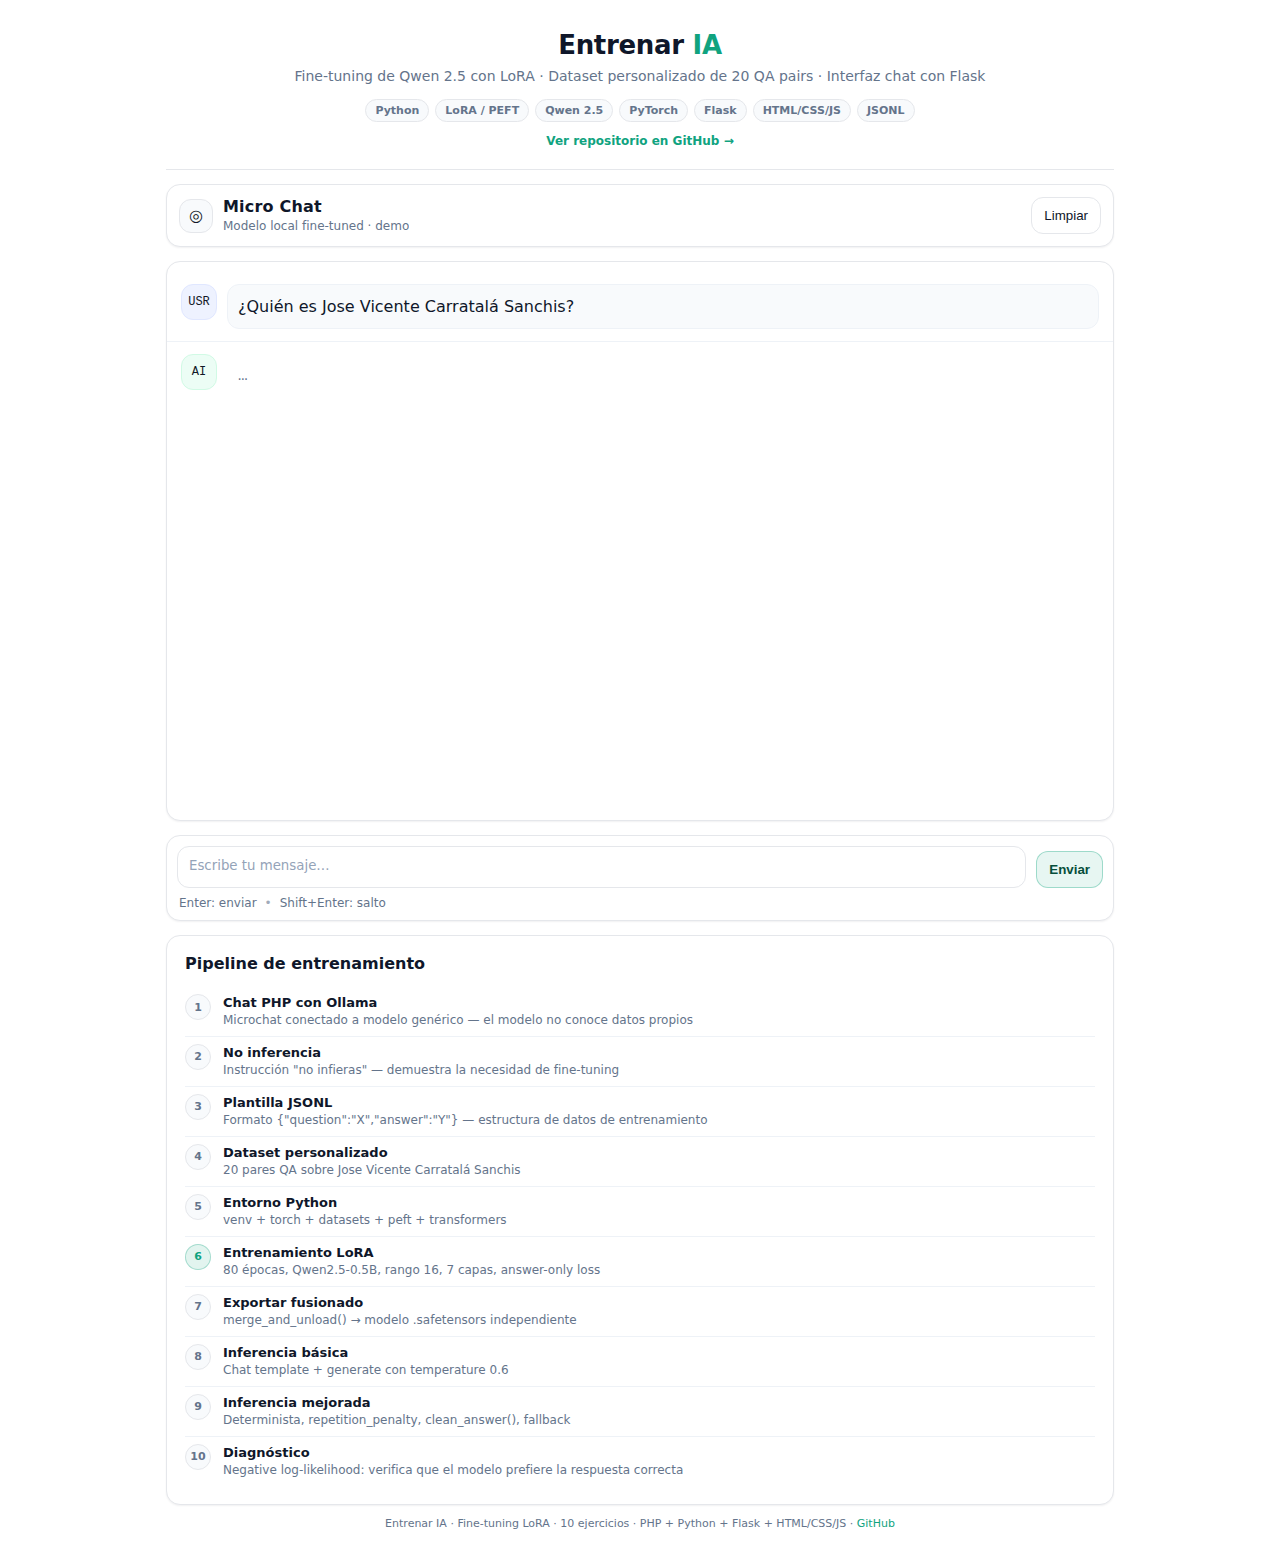
<file: docs/index.html>
<!doctype html>
<html lang="es">
<head>
  <meta charset="utf-8">
  <meta name="viewport" content="width=device-width,initial-scale=1">
  <meta name="description" content="Micro Chat: interfaz web conectada a un modelo de IA local entrenado con fine-tuning LoRA sobre Qwen 2.5. Demo estática del proyecto.">
  <title>Micro Chat — Entrenar IA (demo)</title>
  <style>
    :root{
      --bg:#ffffff;--panel:#ffffff;--text:#0f172a;--muted:#64748b;
      --border:#e5e7eb;--border2:#eef2f7;--shadow:0 1px 2px rgba(15,23,42,.06);
      --primary:#10a37f;--primaryHover:#0e8e6f;
      --bubbleUser:#f8fafc;--bubbleAI:#ffffff;
      --radius:14px;
      --sans:ui-sans-serif,system-ui,-apple-system,Segoe UI,Roboto,Helvetica,Arial;
      --mono:ui-monospace,SFMono-Regular,Menlo,Monaco,Consolas,"Liberation Mono",monospace;
    }
    *{box-sizing:border-box;}
    html,body{height:100%;}
    body{margin:0;background:var(--bg);color:var(--text);font-family:var(--sans);}

    .app{max-width:980px;margin:0 auto;padding:20px 16px 18px;}

    /* Hero intro */
    .hero{text-align:center;padding:10px 0 20px;border-bottom:1px solid var(--border);margin-bottom:14px;}
    .hero h1{font-size:26px;font-weight:800;margin:0 0 6px;letter-spacing:-.3px;}
    .hero h1 span{color:var(--primary);}
    .hero p{font-size:14px;color:var(--muted);line-height:1.5;margin:0 0 12px;}
    .badges{display:flex;gap:6px;justify-content:center;flex-wrap:wrap;margin-bottom:8px;}
    .heroBadge{font-size:11px;padding:4px 9px;border-radius:999px;border:1px solid var(--border);background:var(--bubbleUser);color:var(--muted);font-weight:600;}
    .linkRepo{font-size:12px;color:var(--primary);text-decoration:none;font-weight:600;}
    .linkRepo:hover{text-decoration:underline;}

    /* Topbar */
    .topbar{display:flex;align-items:center;justify-content:space-between;gap:12px;padding:12px;background:var(--panel);border:1px solid var(--border);border-radius:var(--radius);box-shadow:var(--shadow);}
    .brand{display:flex;align-items:center;gap:10px;min-width:0;}
    .mark{width:34px;height:34px;border-radius:12px;display:grid;place-items:center;border:1px solid var(--border);background:#f8fafc;color:#111827;font-family:var(--mono);}
    .brandText{min-width:0;}
    .title{font-weight:650;letter-spacing:.2px;line-height:1.1;}
    .subtitle{color:var(--muted);font-size:12px;margin-top:3px;white-space:nowrap;overflow:hidden;text-overflow:ellipsis;}
    .actions{display:flex;gap:8px;}

    /* Chat */
    .chat{margin-top:14px;height:calc(100vh - 340px);min-height:320px;overflow:auto;background:var(--panel);border:1px solid var(--border);border-radius:var(--radius);box-shadow:var(--shadow);padding:10px 0;}
    .hint{color:var(--muted);font-size:13px;padding:10px 14px 12px;border-bottom:1px solid var(--border2);}
    .msg{display:grid;grid-template-columns:36px 1fr;gap:10px;padding:12px 14px;border-bottom:1px solid var(--border2);}
    .msg:last-child{border-bottom:none;}
    .avatar{width:36px;height:36px;border-radius:12px;border:1px solid var(--border);background:#f8fafc;color:#111827;display:grid;place-items:center;font-family:var(--mono);font-size:12px;}
    .bubble{background:var(--bubbleAI);border:1px solid transparent;border-radius:12px;padding:10px;line-height:1.45;white-space:pre-wrap;color:var(--text);animation:fadeIn .4s ease-out;}
    .msg.user .bubble{background:var(--bubbleUser);border-color:var(--border2);}
    .msg.user .avatar{background:#eef2ff;border-color:#e0e7ff;}
    .msg.assistant .avatar{background:#ecfdf5;border-color:#d1fae5;}
    @keyframes fadeIn{from{opacity:0;transform:translateY(6px);}to{opacity:1;transform:translateY(0);}}

    /* Composer */
    .composer{margin-top:14px;background:var(--panel);border:1px solid var(--border);border-radius:var(--radius);box-shadow:var(--shadow);padding:10px;}
    .composerInner{display:flex;gap:10px;align-items:flex-end;}
    textarea{flex:1;resize:none;border:1px solid var(--border);border-radius:12px;background:#fff;color:var(--text);padding:10px 11px;outline:none;min-height:42px;max-height:180px;line-height:1.35;font-family:var(--sans);}
    textarea::placeholder{color:#94a3b8;}
    textarea:focus{border-color:rgba(16,163,127,.45);box-shadow:0 0 0 3px rgba(16,163,127,.12);}
    .btn{border:1px solid var(--border);border-radius:12px;padding:10px 12px;background:#fff;color:var(--text);cursor:pointer;user-select:none;transition:background .2s,border-color .2s,transform .15s;}
    .btn:active{transform:scale(.97);}
    .btn:hover{background:#f8fafc;}
    .btn.primary{border-color:rgba(16,163,127,.35);background:rgba(16,163,127,.10);color:#064e3b;font-weight:600;}
    .btn.primary:hover{background:rgba(16,163,127,.16);border-color:rgba(16,163,127,.50);}
    .btn.ghost{background:transparent;}
    .btn.ghost:hover{background:#f8fafc;}
    .composerMeta{margin-top:8px;color:var(--muted);font-size:12px;display:flex;align-items:center;gap:8px;padding:0 2px;}
    .metaDot{opacity:.6;}

    /* Typing */
    .typing{color:var(--muted);font-family:var(--mono);animation:blink 1.2s ease-in-out infinite;}
    @keyframes blink{0%,100%{opacity:1;}50%{opacity:.4;}}

    /* Pipeline timeline */
    .pipeline{margin-top:14px;background:var(--panel);border:1px solid var(--border);border-radius:var(--radius);box-shadow:var(--shadow);padding:18px;}
    .pipeline h2{margin:0 0 14px;font-size:16px;font-weight:700;}
    .step{display:flex;align-items:flex-start;gap:12px;padding:7px 0;border-bottom:1px solid var(--border2);font-size:13px;}
    .step:last-child{border-bottom:none;}
    .stepNum{width:26px;height:26px;border-radius:50%;background:var(--bubbleUser);display:flex;align-items:center;justify-content:center;font-weight:800;font-size:11px;color:var(--muted);flex:0 0 auto;border:1px solid var(--border);}
    .stepNum.active{background:rgba(16,163,127,.12);color:var(--primary);border-color:rgba(16,163,127,.3);}
    .stepTxt{flex:1;line-height:1.4;}
    .stepTxt strong{font-weight:700;}
    .stepTxt .desc{color:var(--muted);font-size:12px;}

    /* Dark mode */
    @media(prefers-color-scheme:dark){
      :root{--bg:#0f172a;--panel:#1e293b;--text:#e2e8f0;--muted:#94a3b8;--border:#334155;--border2:#1e293b;--shadow:0 1px 2px rgba(0,0,0,.3);--primary:#34d399;--primaryHover:#2dd4a8;--bubbleUser:#1e293b;--bubbleAI:#0f172a;}
      textarea{background:var(--panel);color:var(--text);border-color:var(--border);}
      textarea::placeholder{color:var(--muted);}
      .btn{background:var(--panel);color:var(--text);}
      .btn.primary{background:rgba(52,211,153,.12);color:#a7f3d0;border-color:rgba(52,211,153,.3);}
      .mark,.avatar{background:var(--panel);color:var(--text);border-color:var(--border);}
      .msg.user .avatar{background:#1e1b4b;border-color:#312e81;}
      .msg.assistant .avatar{background:#064e3b;border-color:#065f46;}
    }
    :focus-visible{outline:2px solid var(--primary);outline-offset:2px;}
    @media(max-width:560px){.msg{grid-template-columns:30px 1fr;padding:10px;}.avatar{width:30px;height:30px;border-radius:10px;font-size:11px;}.app{padding:14px 10px;}}

    footer{font-size:11px;color:var(--muted);text-align:center;padding:12px 0 6px;}
    footer a{color:var(--primary);text-decoration:none;}
    footer a:hover{text-decoration:underline;}
  </style>
</head>
<body>
  <div class="app">

    <!-- HERO -->
    <div class="hero">
      <h1>Entrenar <span>IA</span></h1>
      <p>Fine-tuning de Qwen 2.5 con LoRA · Dataset personalizado de 20 QA pairs · Interfaz chat con Flask</p>
      <div class="badges">
        <span class="heroBadge">Python</span>
        <span class="heroBadge">LoRA / PEFT</span>
        <span class="heroBadge">Qwen 2.5</span>
        <span class="heroBadge">PyTorch</span>
        <span class="heroBadge">Flask</span>
        <span class="heroBadge">HTML/CSS/JS</span>
        <span class="heroBadge">JSONL</span>
      </div>
      <a class="linkRepo" href="https://github.com/MutenRos/Programacion-005-Entrenar-IA" target="_blank" rel="noopener">Ver repositorio en GitHub →</a>
    </div>

    <!-- TOPBAR -->
    <header class="topbar">
      <div class="brand">
        <div class="mark" aria-hidden="true">◎</div>
        <div class="brandText">
          <div class="title">Micro Chat</div>
          <div class="subtitle">Modelo local fine-tuned · demo</div>
        </div>
      </div>
      <div class="actions">
        <button id="clearBtn" class="btn ghost" title="Limpiar chat">Limpiar</button>
      </div>
    </header>

    <!-- CHAT -->
    <main id="chat" class="chat" aria-live="polite">
      <div class="hint">
        Escribe una pregunta y pulsa <b>Enviar</b>. Las respuestas son simuladas a partir de los datos de entrenamiento.
      </div>
    </main>

    <!-- COMPOSER -->
    <div class="composer">
      <div class="composerInner">
        <textarea id="input" rows="1" placeholder="Escribe tu mensaje…" spellcheck="false" aria-label="Escribe tu mensaje para el modelo de IA"></textarea>
        <button id="sendBtn" class="btn primary">Enviar</button>
      </div>
      <div class="composerMeta">
        <span class="metaItem">Enter: enviar</span>
        <span class="metaDot">•</span>
        <span class="metaItem">Shift+Enter: salto</span>
      </div>
    </div>

    <!-- PIPELINE -->
    <div class="pipeline">
      <h2>Pipeline de entrenamiento</h2>
      <div class="step"><div class="stepNum">1</div><div class="stepTxt"><strong>Chat PHP con Ollama</strong><div class="desc">Microchat conectado a modelo genérico — el modelo no conoce datos propios</div></div></div>
      <div class="step"><div class="stepNum">2</div><div class="stepTxt"><strong>No inferencia</strong><div class="desc">Instrucción "no infieras" — demuestra la necesidad de fine-tuning</div></div></div>
      <div class="step"><div class="stepNum">3</div><div class="stepTxt"><strong>Plantilla JSONL</strong><div class="desc">Formato {"question":"X","answer":"Y"} — estructura de datos de entrenamiento</div></div></div>
      <div class="step"><div class="stepNum">4</div><div class="stepTxt"><strong>Dataset personalizado</strong><div class="desc">20 pares QA sobre Jose Vicente Carratalá Sanchis</div></div></div>
      <div class="step"><div class="stepNum">5</div><div class="stepTxt"><strong>Entorno Python</strong><div class="desc">venv + torch + datasets + peft + transformers</div></div></div>
      <div class="step"><div class="stepNum active">6</div><div class="stepTxt"><strong>Entrenamiento LoRA</strong><div class="desc">80 épocas, Qwen2.5-0.5B, rango 16, 7 capas, answer-only loss</div></div></div>
      <div class="step"><div class="stepNum">7</div><div class="stepTxt"><strong>Exportar fusionado</strong><div class="desc">merge_and_unload() → modelo .safetensors independiente</div></div></div>
      <div class="step"><div class="stepNum">8</div><div class="stepTxt"><strong>Inferencia básica</strong><div class="desc">Chat template + generate con temperature 0.6</div></div></div>
      <div class="step"><div class="stepNum">9</div><div class="stepTxt"><strong>Inferencia mejorada</strong><div class="desc">Determinista, repetition_penalty, clean_answer(), fallback</div></div></div>
      <div class="step"><div class="stepNum">10</div><div class="stepTxt"><strong>Diagnóstico</strong><div class="desc">Negative log-likelihood: verifica que el modelo prefiere la respuesta correcta</div></div></div>
    </div>

    <footer>
      Entrenar IA · Fine-tuning LoRA · 10 ejercicios · PHP + Python + Flask + HTML/CSS/JS ·
      <a href="https://github.com/MutenRos/Programacion-005-Entrenar-IA" target="_blank" rel="noopener">GitHub</a>
    </footer>
  </div>

  <script>
    // Training QA pairs from the JSONL dataset — used as simulated responses
    var qaData = [
      {q:"¿Quién es Jose Vicente Carratalá Sanchis?", a:"Jose Vicente Carratalá Sanchis es un desarrollador de software, formador y creador de contenidos técnicos especializado en programación, sistemas e inteligencia artificial."},
      {q:"¿A qué se dedica Jose Vicente Carratalá Sanchis profesionalmente?", a:"Jose Vicente Carratalá Sanchis se dedica al desarrollo de software, a la formación técnica en programación y a la creación de proyectos tecnológicos educativos."},
      {q:"¿Qué tipo de software desarrolla Jose Vicente Carratalá Sanchis?", a:"Jose Vicente Carratalá Sanchis desarrolla aplicaciones web, plataformas educativas, herramientas de gestión empresarial y sistemas basados en inteligencia artificial."},
      {q:"¿Qué lenguajes de programación utiliza Jose Vicente Carratalá Sanchis habitualmente?", a:"Jose Vicente Carratalá Sanchis utiliza habitualmente Python, PHP, JavaScript, C, C++, Java, SQL y Bash."},
      {q:"¿Qué experiencia tiene Jose Vicente Carratalá Sanchis en desarrollo web?", a:"Jose Vicente Carratalá Sanchis tiene amplia experiencia en desarrollo web utilizando HTML, CSS, JavaScript, PHP, bases de datos y servidores Linux con Apache."},
      {q:"¿Qué relación tiene Jose Vicente Carratalá Sanchis con la educación y la formación?", a:"Jose Vicente Carratalá Sanchis es formador y autor de material educativo, incluyendo libros técnicos, cursos online y contenidos didácticos de programación."},
      {q:"¿Ha escrito libros técnicos Jose Vicente Carratalá Sanchis?", a:"Sí, Jose Vicente Carratalá Sanchis ha escrito y publicado libros técnicos sobre programación, incluyendo un libro de introducción a Python."},
      {q:"¿Qué es Jocarsa para Jose Vicente Carratalá Sanchis?", a:"Jocarsa es el ecosistema de proyectos tecnológicos desarrollado por Jose Vicente Carratalá Sanchis, orientado a software de gestión, formación e inteligencia artificial."},
      {q:"¿Qué papel tiene la inteligencia artificial en el trabajo de Jose Vicente Carratalá Sanchis?", a:"La inteligencia artificial es un componente central en el trabajo de Jose Vicente Carratalá Sanchis, especialmente en asistentes educativos y automatización de procesos."},
      {q:"¿Tiene experiencia Jose Vicente Carratalá Sanchis entrenando modelos de lenguaje?", a:"Sí, Jose Vicente Carratalá Sanchis entrena modelos de lenguaje locales utilizando técnicas como LoRA y QLoRA con datasets personalizados."},
      {q:"¿Qué tipo de modelos de IA utiliza Jose Vicente Carratalá Sanchis?", a:"Jose Vicente Carratalá Sanchis utiliza modelos de lenguaje abiertos y ejecutables en local, como LLaMA, Mistral, Qwen y TinyLlama."},
      {q:"¿Qué sistemas operativos utiliza Jose Vicente Carratalá Sanchis habitualmente?", a:"Jose Vicente Carratalá Sanchis trabaja principalmente con sistemas Linux, especialmente Ubuntu."},
      {q:"¿Tiene experiencia Jose Vicente Carratalá Sanchis en administración de sistemas?", a:"Sí, Jose Vicente Carratalá Sanchis tiene experiencia en administración de servidores Linux, configuración de servicios web y gestión de bases de datos."},
      {q:"¿Qué relación tiene Jose Vicente Carratalá Sanchis con Moodle?", a:"Jose Vicente Carratalá Sanchis gestiona, personaliza y automatiza plataformas Moodle mediante scripts y herramientas de línea de comandos."},
      {q:"¿Qué tipo de proyectos gráficos desarrolla Jose Vicente Carratalá Sanchis?", a:"Jose Vicente Carratalá Sanchis desarrolla simulaciones visuales como campos estelares, terrenos fractales y sistemas gráficos avanzados en C++ y CUDA."},
      {q:"¿Qué enfoque educativo utiliza Jose Vicente Carratalá Sanchis?", a:"Jose Vicente Carratalá Sanchis utiliza un enfoque educativo práctico, progresivo y estructurado, basado en ejercicios continuos y ejemplos reales."},
      {q:"¿Qué tipo de productos ofrece Jose Vicente Carratalá Sanchis a través de Jocarsa?", a:"Jose Vicente Carratalá Sanchis ofrece soluciones SaaS de gestión empresarial, plataformas educativas y herramientas de productividad."},
      {q:"¿Qué nivel de detalle prefiere Jose Vicente Carratalá Sanchis en las explicaciones técnicas?", a:"Jose Vicente Carratalá Sanchis prefiere explicaciones técnicas detalladas, estructuradas y precisas, evitando el lenguaje coloquial."},
      {q:"¿Cómo prefiere Jose Vicente Carratalá Sanchis que una IA responda a sus consultas?", a:"Jose Vicente Carratalá Sanchis prefiere respuestas con tono neutro, profesional y con código completo cuando es necesario."},
      {q:"¿Cuál es el objetivo de Jose Vicente Carratalá Sanchis al entrenar una IA con información propia?", a:"El objetivo de Jose Vicente Carratalá Sanchis es crear un asistente educativo y técnico que refleje su estilo, conocimientos y criterios pedagógicos."}
    ];

    var FALLBACK = "No lo sé basándome en mi entrenamiento.";

    var chat = document.getElementById("chat");
    var input = document.getElementById("input");
    var sendBtn = document.getElementById("sendBtn");
    var clearBtn = document.getElementById("clearBtn");

    function el(tag, cls) { var n = document.createElement(tag); if (cls) n.className = cls; return n; }

    function addMessage(role, text) {
      var hint = chat.querySelector(".hint");
      if (hint) hint.remove();
      var row = el("div", "msg " + role);
      var avatar = el("div", "avatar");
      avatar.textContent = role === "user" ? "USR" : "AI";
      var bubble = el("div", "bubble");
      bubble.textContent = text;
      row.appendChild(avatar);
      row.appendChild(bubble);
      chat.appendChild(row);
      chat.scrollTop = chat.scrollHeight;
      return { row: row, bubble: bubble };
    }

    function setTyping(on) {
      if (on) {
        var m = addMessage("assistant", "…");
        m.bubble.classList.add("typing");
        m.row.dataset.typing = "1";
      } else {
        var t = chat.querySelector('[data-typing="1"]');
        if (t) t.remove();
      }
    }

    function findAnswer(query) {
      var q = query.toLowerCase().trim();
      var best = null, bestScore = 0;
      for (var i = 0; i < qaData.length; i++) {
        var words = qaData[i].q.toLowerCase().split(/\s+/);
        var score = 0;
        for (var j = 0; j < words.length; j++) {
          if (q.indexOf(words[j]) !== -1) score++;
        }
        if (score > bestScore) { bestScore = score; best = qaData[i]; }
      }
      return (best && bestScore >= 2) ? best.a : FALLBACK;
    }

    function autosize() {
      input.style.height = "auto";
      input.style.height = Math.min(input.scrollHeight, 180) + "px";
    }

    function send() {
      var msg = (input.value || "").trim();
      if (!msg) return;
      addMessage("user", msg);
      input.value = "";
      autosize();
      setTyping(true);
      sendBtn.disabled = true;
      setTimeout(function() {
        setTyping(false);
        var answer = findAnswer(msg);
        addMessage("assistant", answer);
        sendBtn.disabled = false;
        input.focus();
      }, 800 + Math.random() * 600);
    }

    sendBtn.addEventListener("click", send);
    clearBtn.addEventListener("click", function() {
      chat.innerHTML = '<div class="hint">Escribe una pregunta y pulsa <b>Enviar</b>. Las respuestas son simuladas a partir de los datos de entrenamiento.</div>';
      input.focus();
    });
    input.addEventListener("input", autosize);
    input.addEventListener("keydown", function(e) {
      if (e.key === "Enter" && !e.shiftKey) { e.preventDefault(); send(); }
    });
    autosize();

    // Auto-start with a demo question
    setTimeout(function() {
      addMessage("user", "¿Quién es Jose Vicente Carratalá Sanchis?");
      setTyping(true);
      setTimeout(function() {
        setTyping(false);
        addMessage("assistant", qaData[0].a);
        input.focus();
      }, 1200);
    }, 500);
  </script>
</body>
</html>
</file>
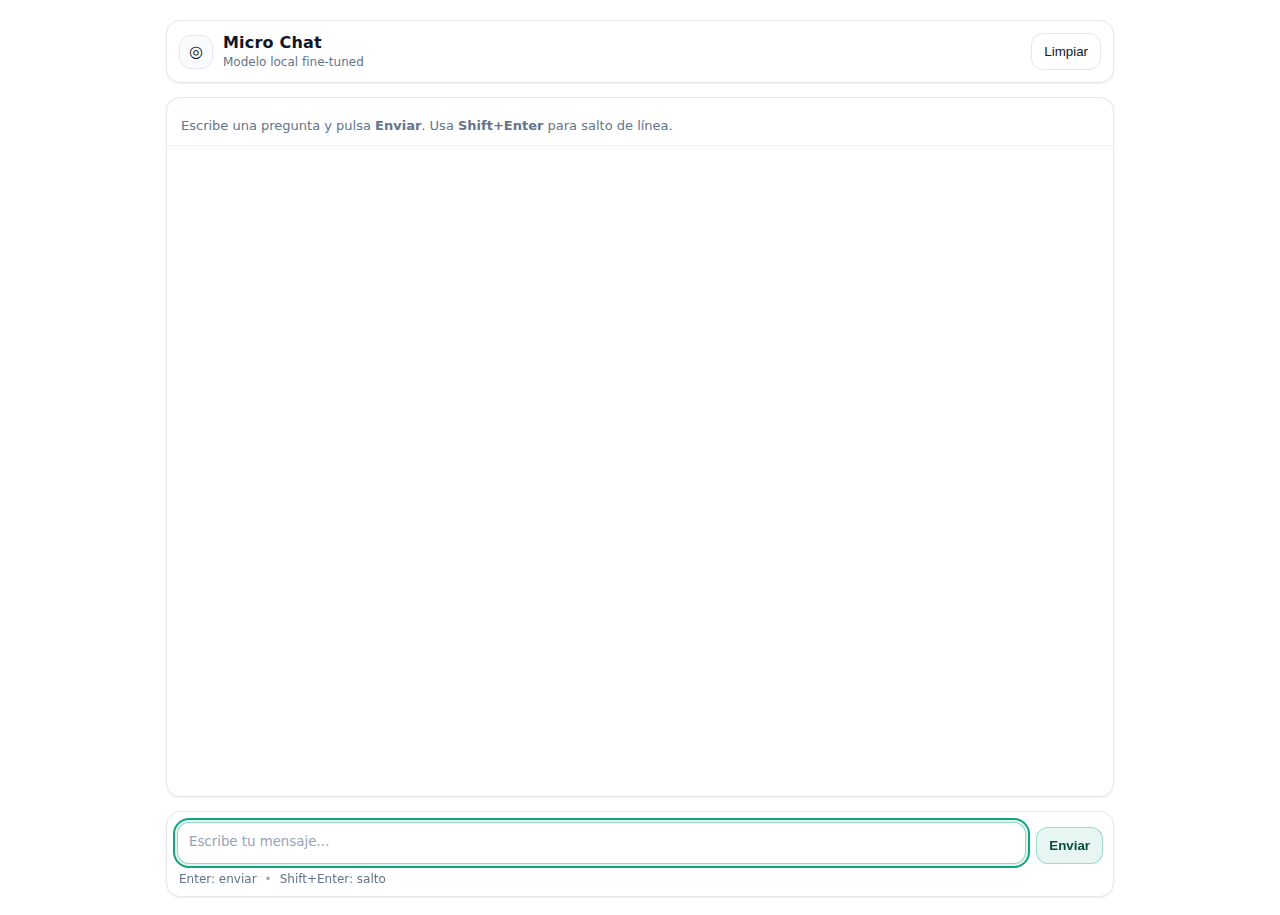
<file: 101-Ejercicios/web/index.html>
<!doctype html>
<html lang="es">
<head>
  <meta charset="utf-8" />
  <meta name="viewport" content="width=device-width,initial-scale=1" />
  <meta name="description" content="Micro Chat: interfaz web conectada a un modelo de IA local entrenado con fine-tuning LoRA sobre Qwen 2.5" />
  <title>Micro Chat (local)</title>
  <link rel="stylesheet" href="style.css" />
</head>
<body>
  <div class="app">
    <header class="topbar">
      <div class="brand">
        <div class="mark" aria-hidden="true">◎</div>
        <div class="brandText">
          <div class="title">Micro Chat</div>
          <div class="subtitle">Modelo local fine-tuned</div>
        </div>
      </div>

      <div class="actions">
        <button id="clearBtn" class="btn ghost" title="Limpiar chat">Limpiar</button>
      </div>
    </header>

    <main id="chat" class="chat" aria-live="polite">
      <div class="hint">
        Escribe una pregunta y pulsa <b>Enviar</b>. Usa <b>Shift+Enter</b> para salto de línea.
      </div>
    </main>

    <footer class="composer">
      <div class="composerInner">
        <textarea id="input" rows="1" placeholder="Escribe tu mensaje…" spellcheck="false" aria-label="Escribe tu mensaje para el modelo de IA"></textarea>
        <button id="sendBtn" class="btn primary">Enviar</button>
      </div>
      <div class="composerMeta">
        <span class="metaItem">Enter: enviar</span>
        <span class="metaDot">•</span>
        <span class="metaItem">Shift+Enter: salto</span>
      </div>
    </footer>
  </div>

  <script src="app.js"></script>
</body>
</html>
</file>
<file: 101-Ejercicios/web/style.css>
:root{
  --bg:#ffffff;
  --panel:#ffffff;
  --text:#0f172a;
  --muted:#64748b;
  --border:#e5e7eb;
  --border2:#eef2f7;
  --shadow: 0 1px 2px rgba(15,23,42,.06);

  --primary:#10a37f;          /* tono “ChatGPT-like” */
  --primaryHover:#0e8e6f;

  --bubbleUser:#f8fafc;
  --bubbleAI:#ffffff;

  --radius:14px;

  --sans: ui-sans-serif, system-ui, -apple-system, Segoe UI, Roboto, Helvetica, Arial;
  --mono: ui-monospace, SFMono-Regular, Menlo, Monaco, Consolas, "Liberation Mono", monospace;
}

*{ box-sizing:border-box; }
html,body{ height:100%; }
body{
  margin:0;
  background:var(--bg);
  color:var(--text);
  font-family:var(--sans);
}

.app{
  max-width: 980px;
  margin: 0 auto;
  padding: 20px 16px 18px;
}

/* Topbar */
.topbar{
  display:flex;
  align-items:center;
  justify-content:space-between;
  gap:12px;

  padding: 12px 12px;
  background: var(--panel);
  border:1px solid var(--border);
  border-radius: var(--radius);
  box-shadow: var(--shadow);
}

.brand{
  display:flex;
  align-items:center;
  gap:10px;
  min-width: 0;
}

.mark{
  width:34px;
  height:34px;
  border-radius:12px;
  display:grid;
  place-items:center;
  border:1px solid var(--border);
  background:#f8fafc;
  color:#111827;
  font-family:var(--mono);
}

.brandText{ min-width:0; }
.title{
  font-weight:650;
  letter-spacing:.2px;
  line-height: 1.1;
}
.subtitle{
  color:var(--muted);
  font-size:12px;
  margin-top:3px;
  white-space:nowrap;
  overflow:hidden;
  text-overflow:ellipsis;
}

/* Chat */
.chat{
  margin-top: 14px;
  height: calc(100vh - 200px);
  overflow:auto;

  background: var(--panel);
  border:1px solid var(--border);
  border-radius: var(--radius);
  box-shadow: var(--shadow);

  padding: 10px 0;
}

.hint{
  color: var(--muted);
  font-size: 13px;
  padding: 10px 14px 12px;
  border-bottom: 1px solid var(--border2);
}

/* Message rows */
.msg{
  display:grid;
  grid-template-columns: 36px 1fr;
  gap:10px;
  padding: 12px 14px;
  border-bottom: 1px solid var(--border2);
}
.msg:last-child{ border-bottom:none; }

.avatar{
  width:36px;
  height:36px;
  border-radius: 12px;
  border:1px solid var(--border);
  background:#f8fafc;
  color:#111827;
  display:grid;
  place-items:center;
  font-family:var(--mono);
  font-size:12px;
}

.bubble{
  background: var(--bubbleAI);
  border:1px solid transparent;
  border-radius: 12px;
  padding: 10px 10px;
  line-height: 1.45;
  white-space: pre-wrap;
  color: var(--text);
}

/* Slight distinction for user */
.msg.user .bubble{
  background: var(--bubbleUser);
  border-color: var(--border2);
}
.msg.user .avatar{
  background:#eef2ff;
  border-color:#e0e7ff;
}

/* Assistant */
.msg.assistant .avatar{
  background:#ecfdf5;
  border-color:#d1fae5;
}

/* Composer */
.composer{
  margin-top: 14px;
  background: var(--panel);
  border:1px solid var(--border);
  border-radius: var(--radius);
  box-shadow: var(--shadow);
  padding: 10px;
}

.composerInner{
  display:flex;
  gap:10px;
  align-items:flex-end;
}

textarea{
  flex: 1 1 auto;
  resize:none;
  border:1px solid var(--border);
  border-radius: 12px;
  background:#fff;
  color: var(--text);
  padding: 10px 11px;
  outline:none;
  min-height: 42px;
  max-height: 180px;
  line-height: 1.35;
  font-family: var(--sans);
}

textarea::placeholder{
  color: #94a3b8;
}

textarea:focus{
  border-color: rgba(16,163,127,.45);
  box-shadow: 0 0 0 3px rgba(16,163,127,.12);
}

.btn{
  border:1px solid var(--border);
  border-radius: 12px;
  padding: 10px 12px;
  background:#fff;
  color: var(--text);
  cursor:pointer;
  user-select:none;
}

.btn:hover{ background:#f8fafc; }

.btn.primary{
  border-color: rgba(16,163,127,.35);
  background: rgba(16,163,127,.10);
  color: #064e3b;
  font-weight:600;
}
.btn.primary:hover{
  background: rgba(16,163,127,.16);
  border-color: rgba(16,163,127,.50);
}

.btn.ghost{
  background: transparent;
}
.btn.ghost:hover{
  background:#f8fafc;
}

/* Meta line */
.composerMeta{
  margin-top: 8px;
  color: var(--muted);
  font-size: 12px;
  display:flex;
  align-items:center;
  gap:8px;
  padding: 0 2px;
}
.metaDot{ opacity:.6; }

/* Typing */
.typing{
  color: var(--muted);
  font-family: var(--mono);
  animation: blink 1.2s ease-in-out infinite;
}
@keyframes blink {
  0%, 100% { opacity: 1; }
  50% { opacity: .4; }
}

/* Transición suave en botones */
.btn{
  transition: background .2s ease, border-color .2s ease, transform .15s ease;
}
.btn:active{
  transform: scale(.97);
}

/* Modo oscuro automático según preferencia del sistema */
@media (prefers-color-scheme: dark){
  :root{
    --bg:#0f172a;
    --panel:#1e293b;
    --text:#e2e8f0;
    --muted:#94a3b8;
    --border:#334155;
    --border2:#1e293b;
    --shadow: 0 1px 2px rgba(0,0,0,.3);
    --primary:#34d399;
    --primaryHover:#2dd4a8;
    --bubbleUser:#1e293b;
    --bubbleAI:#0f172a;
  }
  textarea{ background: var(--panel); color: var(--text); border-color: var(--border); }
  textarea::placeholder{ color: var(--muted); }
  .btn{ background: var(--panel); color: var(--text); }
  .btn.primary{ background: rgba(52,211,153,.12); color: #a7f3d0; border-color: rgba(52,211,153,.3); }
  .btn.primary:hover{ background: rgba(52,211,153,.20); }
  .mark{ background: var(--panel); color: var(--text); border-color: var(--border); }
  .avatar{ background: var(--panel); color: var(--text); border-color: var(--border); }
  .msg.user .avatar{ background:#1e1b4b; border-color:#312e81; }
  .msg.assistant .avatar{ background:#064e3b; border-color:#065f46; }
}

/* Responsive */
@media (max-width: 560px){
  .msg{
    grid-template-columns: 30px 1fr;
    padding: 10px 10px;
  }
  .avatar{
    width:30px; height:30px;
    border-radius: 10px;
    font-size:11px;
  }
  .app{ padding: 14px 10px 14px; }
}

/* Foco visible para accesibilidad */
:focus-visible {
  outline: 2px solid var(--primary);
  outline-offset: 2px;
}
</file>
